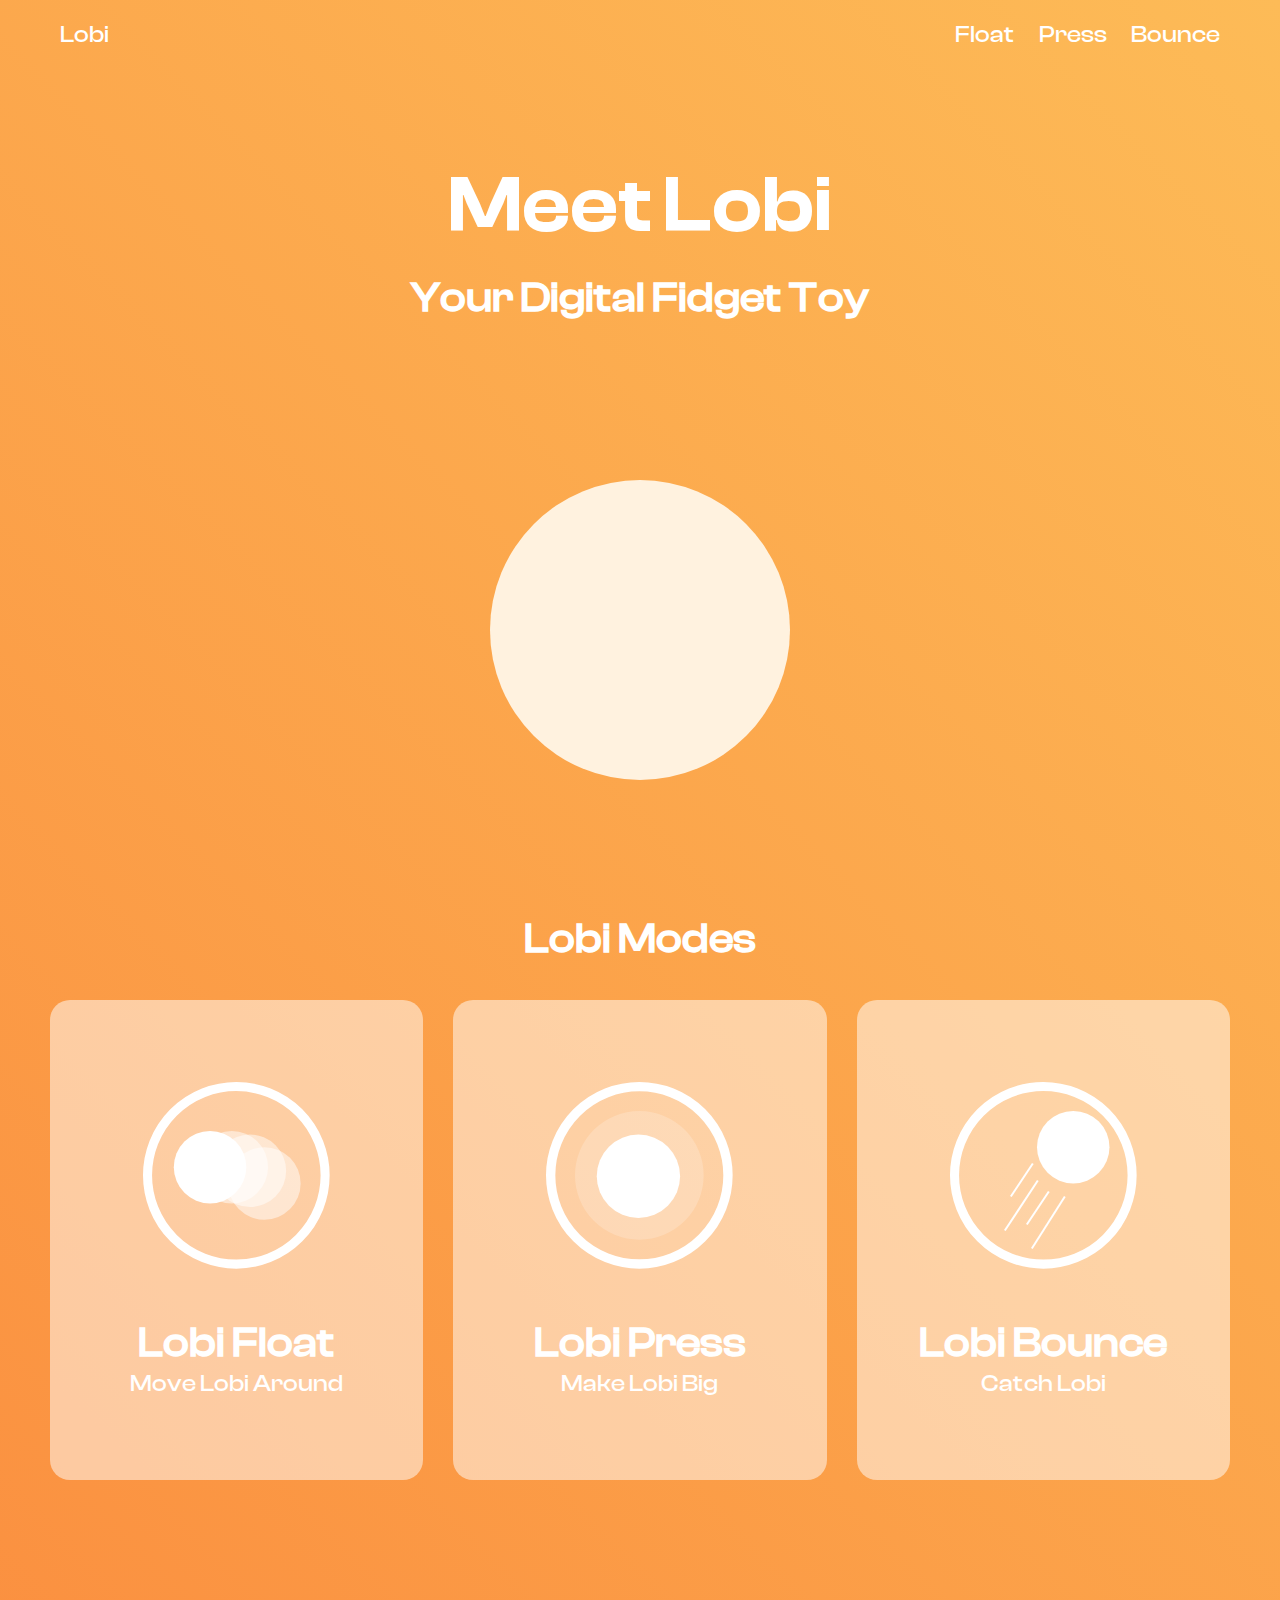
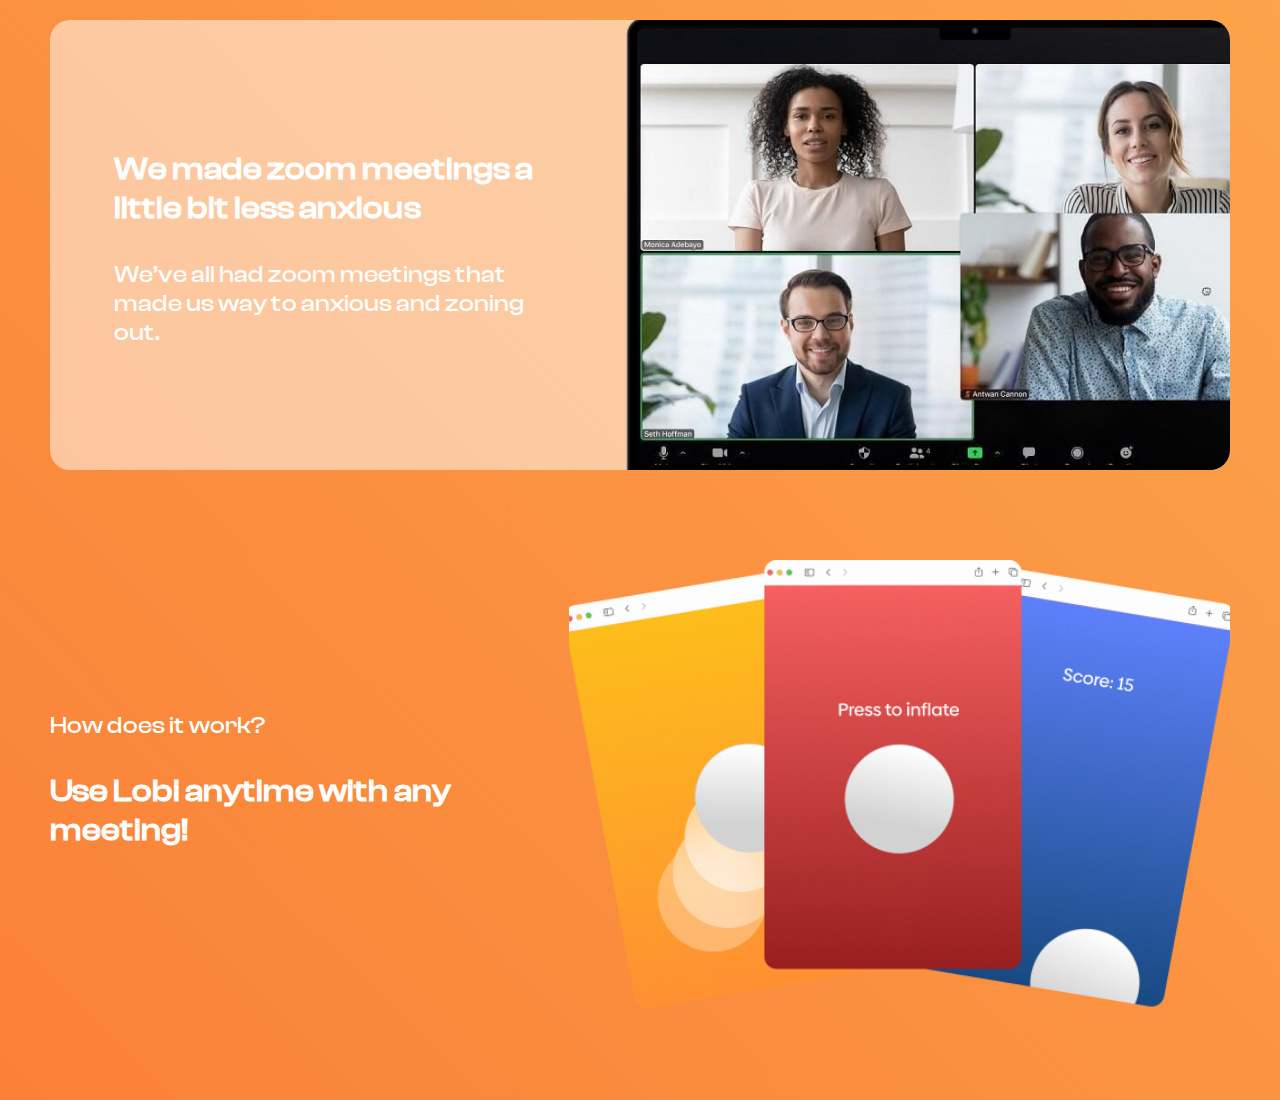
<file: index.html>
<html>
    <head>
        <title>Lobi</title>
        <meta property="description" content="A digital fidget game which has 3 modes for users to enjoy!">
        <link href="/assets/16.svg" rel="icon" type="image/svg+xml">
        <link href="/assets/touch.png"  rel="apple-touch-icon">
        <meta content="assets/Lobi-Home.png" property="og:image">
	    <meta content="Gradient Background with, a white background." property="og:image:alt">
        <meta charset="utf-8">
		<meta name="viewport" content="width=device-width, initial-scale=1">
		<link href="assets/style.css" rel="stylesheet">
		
    </head>


    <body>
        <div class="nav">
            <div class="nav-left">
                <a href="index.html">Lobi</a>
            </div>
            <div class="nav-right">
                <a href="game1.html">Float</a>
                <a href="game2.html">Press</a>
                <a href="game3.html">Bounce</a>
            </div>
        </div>

        <!--Hero Section-->
        <section class="Hero-section">
            <div class="title-div">
            <h1>Meet Lobi</h1>
            <h2>Your Digital Fidget Toy</h2>
            </div>
            <div class="Lobi">
            </div>
        </section>
        </br></br></br></br></br></br></br></br></br></br></br></br></br></br></br></br></br></br></br></br>
        <section class="Lobi-modes">
            <div class="title-div">
                <h2>Lobi Modes</h2>
            </div>
            <div class="Lobi-container">
            
            <div class="card">
                <a href="game1.html">
                <div class="card-content">
                    <svg width="187" height="187" viewBox="0 0 187 187" fill="none" xmlns="http://www.w3.org/2000/svg">
                        <circle cx="121.411" cy="101.478" r="36.2421" fill="white" fill-opacity="0.5"/>
                        <circle cx="88.7932" cy="85.1688" r="36.2421" fill="white" fill-opacity="0.5"/>
                        <circle cx="106.914" cy="88.7928" r="36.2421" fill="white" fill-opacity="0.5"/>
                        <circle cx="93.3233" cy="93.3233" r="88.793" stroke="white" stroke-width="9.06051"/>
                        <circle cx="67.0477" cy="85.1688" r="36.2421" fill="white"/>
                        </svg>
                    </a>
                </div>
        
                <div class="card-content">
                  <h2 class="card-title">Lobi Float</h2>
                  <p class="card-description">Move Lobi Around</p>
                </div>
              </div>
              <div class="card">
                <a href="game2.html">
                <div class="card-content">
                    <svg width="187" height="187" viewBox="0 0 187 187" fill="none" xmlns="http://www.w3.org/2000/svg">
                        <circle cx="93.3233" cy="93.3233" r="88.6571" stroke="white" stroke-width="9.33233"/>
                        <circle cx="92.4172" cy="94.2291" r="41.6784" fill="white"/>
                        <circle cx="93.3232" cy="93.3238" r="64.3297" fill="white" fill-opacity="0.2"/>
                        </svg>
                    </a>
                </div>
                <div class="card-content">
                  <h2 class="card-title">Lobi Press</h2>
                  <p class="card-description">Make Lobi Big</p>
                </div>
              </div>
              <div class="card">
                <a href="game3.html">
                <div class="card-content">
                    <svg width="187" height="187" viewBox="0 0 187 187" fill="none" xmlns="http://www.w3.org/2000/svg">
                        <circle cx="93.3233" cy="93.3233" r="88.793" stroke="white" stroke-width="9.06051"/>
                        <circle cx="123.242" cy="65.2421" r="36.2421" fill="white"/>
                        <line x1="82.8321" y1="81.5547" x2="60.8321" y2="114.555" stroke="white" stroke-width="2"/>
                        <line x1="98.8321" y1="109.555" x2="76.832" y2="142.555" stroke="white" stroke-width="2"/>
                        <line x1="87.8346" y1="98.5508" x2="54.8346" y2="148.551" stroke="white" stroke-width="2"/>
                        <line x1="114.844" y1="114.536" x2="81.8443" y2="166.536" stroke="white" stroke-width="2"/>
                        </svg>
                        
                    </a>
                </div>
            
                <div class="card-content">
                  <h2 class="card-title">Lobi Bounce</h2>
                  <p class="card-description">Catch Lobi</p>
                </div>
              </div>
            </div>
        </section>

        <section class="Description">
            <div class="description-container">
                <div class="Description-content">
                    <h3 class="Description-title">We made zoom meetings a little bit less anxious</h3>
                    <p class="Description-text">We’ve all had zoom meetings that made us way to anxious and zoning out. </p>
                </div>
                <div class="Description-image"></div>
            </div>
        </section>

        <section class="HowItWorks">
            <div class="HowItWorks-container">
                <div class="HowItWorks-content">
                    <p class="HowItWorks-text">How does it work? </p>
                    <h3 class="HowItWorks-title">Use Lobi anytime with any meeting!</h3>
                    
                </div>
                <div class="HowItWorks-image"></div>
            </div>
        </section>
    </body>
</html>
</file>
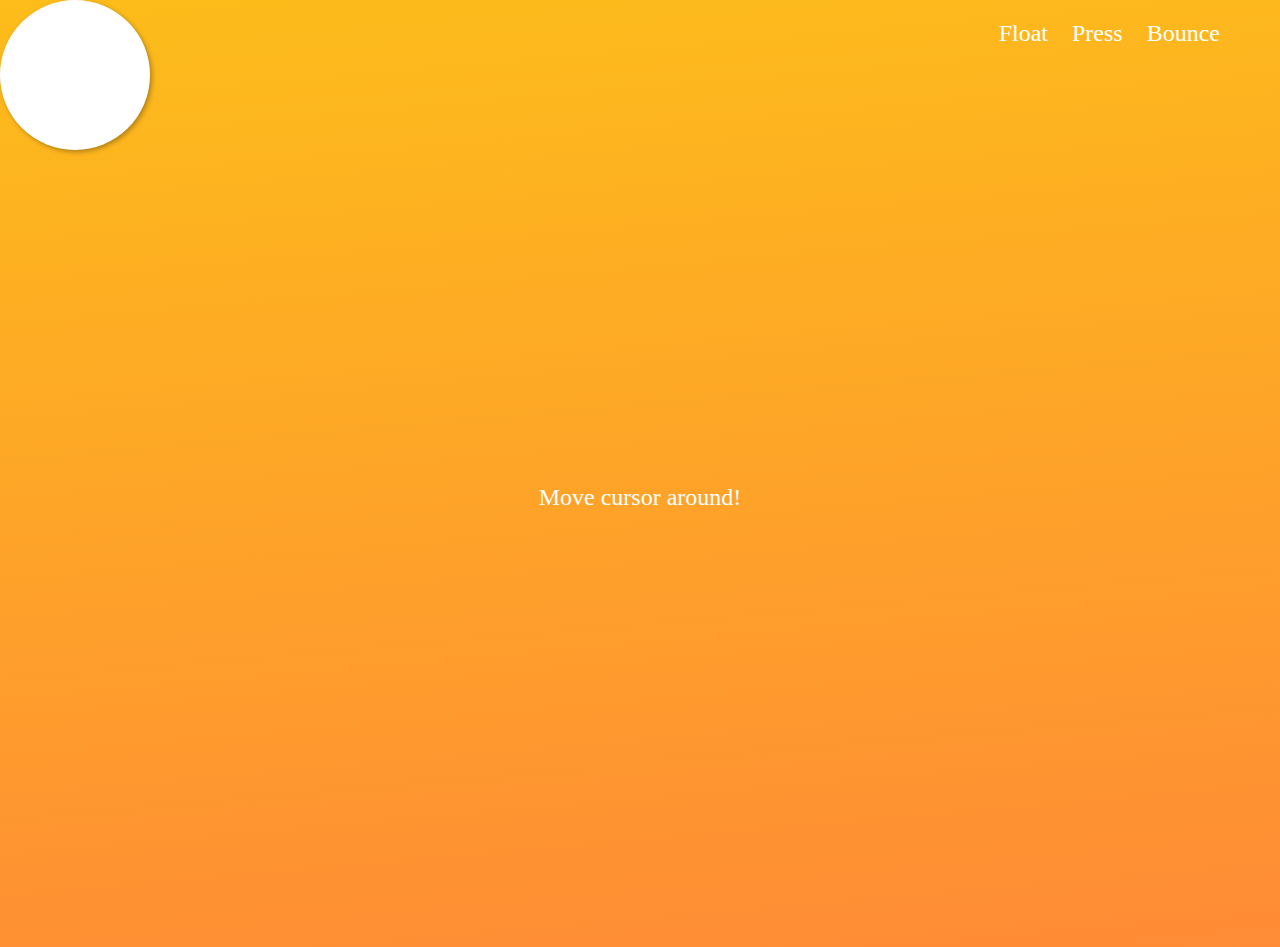
<file: game1.html>
<html>
    <head>
        <title>Float</title>
        <meta property="description" content="A digital fidget game which has 3 modes for users to enjoy!">
        <link href="/assets/16.svg" rel="icon" type="image/svg+xml">
        <link href="/assets/touch.png"  rel="apple-touch-icon">
        <meta content="assets/Lobi-Home.png" property="og:image">
	    <meta content="Gradient Background with, a white background." property="og:image:alt">
        <meta charset="utf-8">
        <meta name="viewport" content="width=device-width, initial-scale=1">
        <link href="assets/styleg1.css" rel="stylesheet">
       
    </head>

    <body>
        <div class="nav">
            <div class="nav-left">
                <a href="index.html">Lobi</a>
            </div>
            <div class="nav-right">
                <a href="game1.html">Float</a>
                <a href="game2.html">Press</a>
                <a href="game3.html">Bounce</a>
            </div>
        </div>
        <div id="circle"></div>
        <section class="container">
            
            <div class="Move">Move cursor around!</div>
            <script src="assets/scriptg1.js"></script>
        </section>
    </body>
</html>
</file>
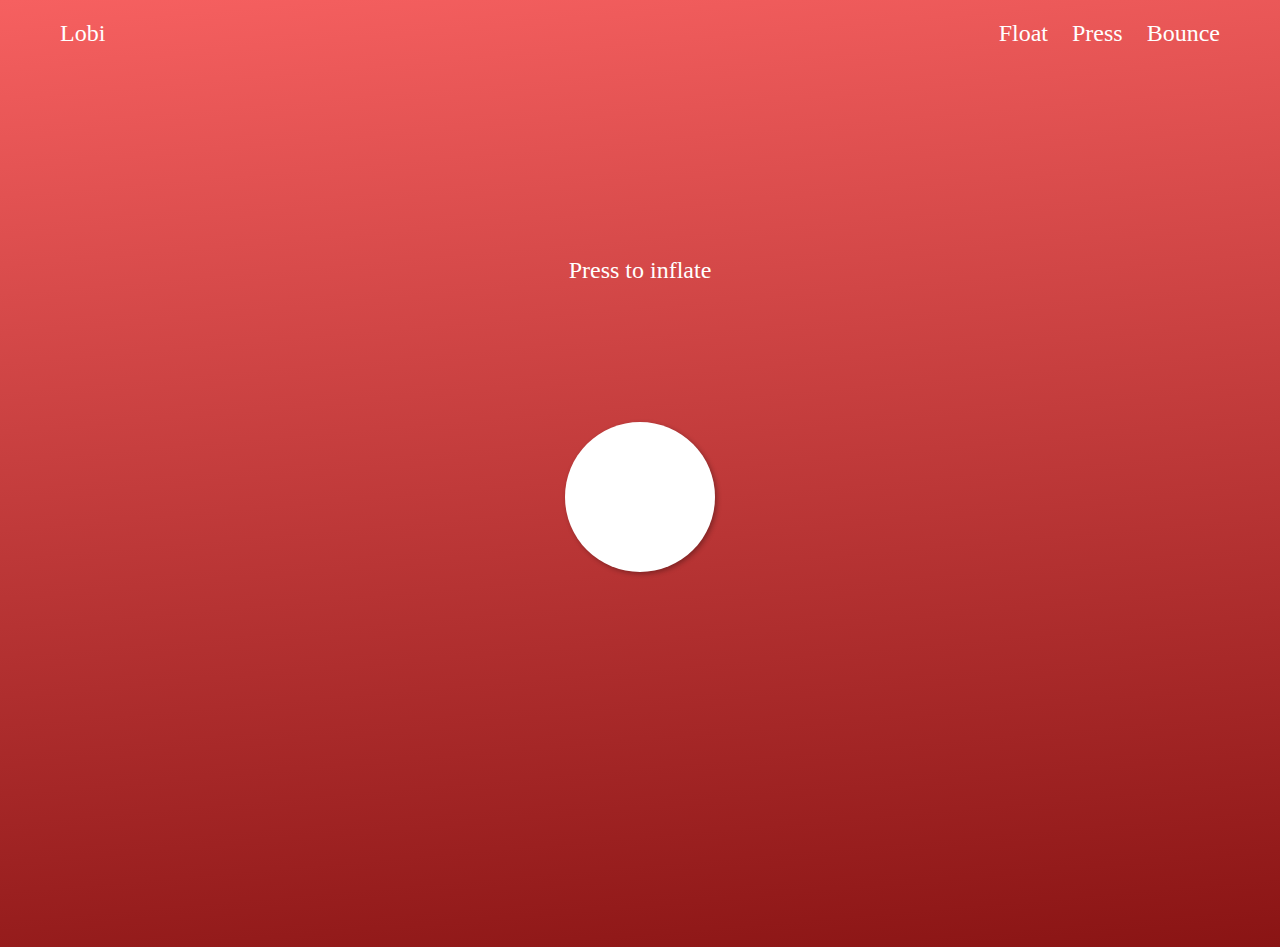
<file: game2.html>
<html>
    <head>
        <title>Press</title>
        <meta property="description" content="A digital fidget game which has 3 modes for users to enjoy!">
        <link href="/assets/16-g2.svg" rel="icon" type="image/svg+xml">
        <link href="/assets/touch.png"  rel="apple-touch-icon">
        <meta content="Game2.png" property="og:image">
	    <meta content="Gradient Background with, a white background." property="og:image:alt">
        <meta charset="utf-8">
        <meta name="viewport" content="width=device-width, initial-scale=1">
        <link href="assets/styleg2.css" rel="stylesheet">
        
       
    </head>

    <body>
        <div class="nav">
            <div class="nav-left">
                <a href="index.html">Lobi</a>
            </div>
            <div class="nav-right">
                <a href="game1.html">Float</a>
                <a href="game2.html">Press</a>
                <a href="game3.html">Bounce</a>
            </div>
        </div>
        <div class="inflate">Press to inflate</div>
        <section class="container">
            <a href="#" class="button" id="button"></a>
            <script src="assets/scriptg2.js"></script>
        </section>
            
    </body>
</html>
</file>
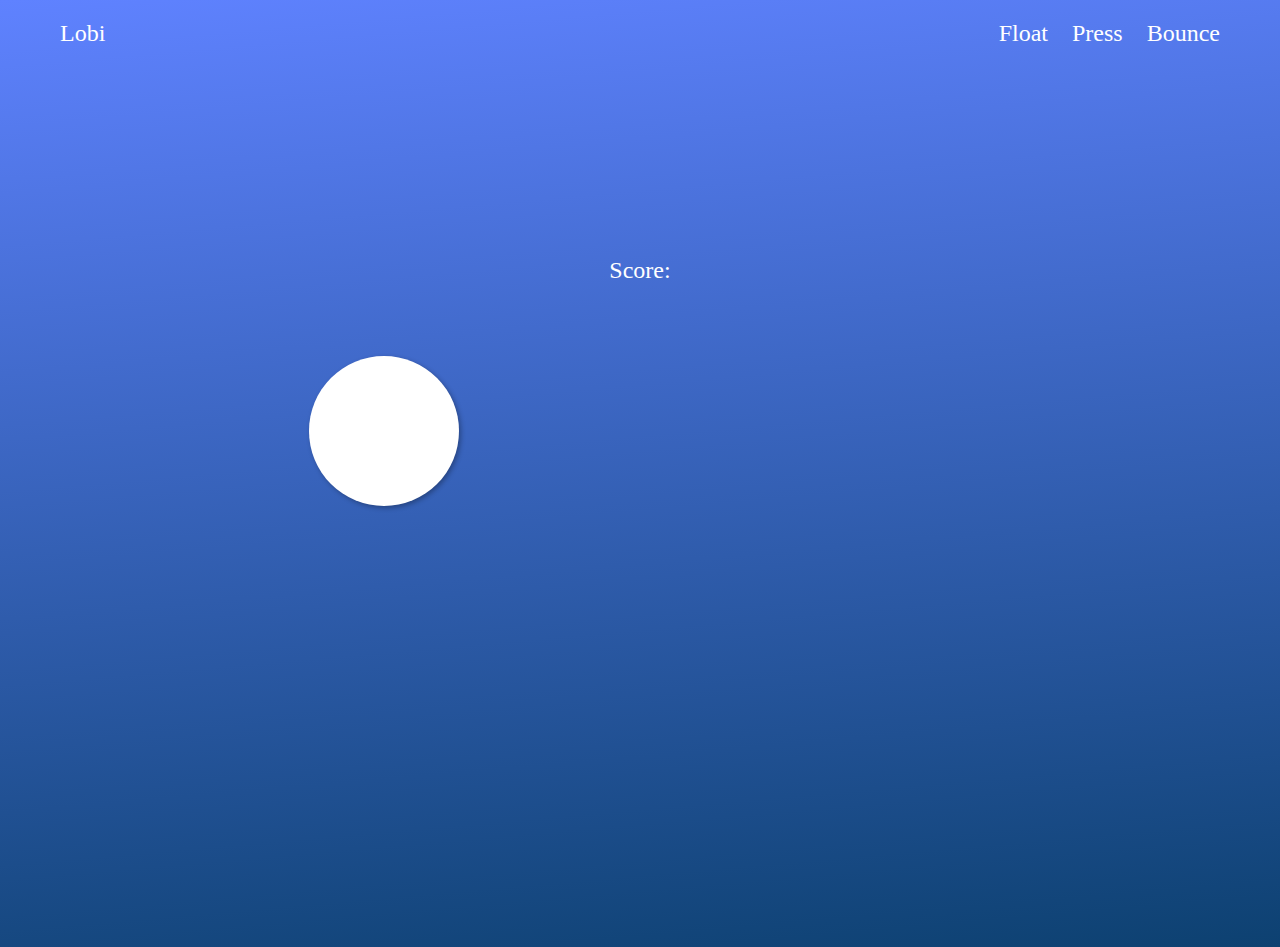
<file: game3.html>
<html>
    <head>
        <title>Bounce</title>
        <meta property="description" content="A digital fidget game which has 3 modes for users to enjoy!">
        <link href="/assets/16-g3.svg" rel="icon" type="image/svg+xml">
        <link href="/assets/touch.png"  rel="apple-touch-icon">
        <meta content="Game3.png" property="og:image">
	    <meta content="Gradient Background with, a white background." property="og:image:alt">
        <meta charset="utf-8">
        <meta name="viewport" content="width=device-width, initial-scale=1">
        <link href="assets/styleg3.css" rel="stylesheet">
    </head>

    <body>
        <div class="nav">
            <div class="nav-left">
                <a href="index.html">Lobi</a>
            </div>
            <div class="nav-right">
                <a href="game1.html">Float</a>
                <a href="game2.html">Press</a>
                <a href="game3.html">Bounce</a>
            </div>
        </div>
        <div class="score">Score: <span id="score"></span></div>
        <section class="container">
            <div id="circle"></div>
            <script src="assets/scriptg3.js"></script>
        </section>        
    </body>
</html>
</file>
<file: assets/style.css>
@font-face {
	font-family: 'ClashDisplay-Semibold';
	src: url('ClashDisplay-Semibold.ttf') format('truetype');
 }

 @font-face {
	font-family: 'ClashDisplay-Medium';
	src: url('ClashDisplay-Medium.ttf') format('truetype');
 }


 @import url('https://use.typekit.net/yub8uur.css');
 
 :root {
  --base: 16px;
  --header: 40px;
  --subheader: 28px;
  --subheader3: 24px;
  --lobiwidth: 200px;
  --cardsize: 250px;

}

@media screen and (min-width: 1000px)
{
  :root {
      --base: 24px;
      --header: 80px;
      --subheader: 42px;
      --subheader3: 32px;
      --lobiwidth: 300px;
      --cardsize: 400px;
  }
}


body {
	margin: 0;
	padding: 0;
  background: linear-gradient(45deg, #FA8138, #FDBB57);
  
}

/* Navigation Styles */
.nav {
  display: flex;
  flex-direction: row;
  justify-content: space-between;
  align-items: center;
  color: #fff;
  top: 0;
  left: 0;
  right: 0;
  margin-top: 20px;
  margin-left: 50px;
  margin-right: 50px;
}


.nav-left a, .nav-right a {
  margin: 0 10px;
  color: white;
  text-decoration: none;
  font-family:'ClashDisplay-Medium';
  font-size: var(--base);
}

.Hero-section {
  display: block;
}

.title-div {
  text-align: center;
}


h1 {
    padding-top: 6vh;
    font-family:'ClashDisplay-Semibold';
    font-size: var(--header);
    color: white;
}

h2 {
  
  font-family:'ClashDisplay-Medium';
  font-size: var(--subheader);
  color: white;
}

h3 {
  font-family:'ClashDisplay-Medium';
  font-size: var(--subheader3);
  color: white;
}

P {
  font-family:'ClashDisplay-Medium';
  font-size: var(--base);
  color: white;
}

@media (min-width: 1000px) {
  h2 {
      margin-top: -4vh;

  }
}

.Lobi {
  position: absolute;
  top: 50%;
  left: 50%;
  transform: translate(-50%, -50%);
  width: var(--lobiwidth);
  height: var(--lobiwidth);
  border-radius: 50%;
  background-color: rgb(255, 242, 223);
  animation-name: float;
  animation-duration: 2s;
  animation-iteration-count: infinite;
  animation-direction: alternate;
  animation-timing-function: ease-in-out;
  margin-top: 10vh;
}

@media (min-width: 1000px) {
  .Lobi {
      margin-top: 20vh;

  }
}

@keyframes float {
  from {
    transform: translate(-50%, -50%) translateY(0);
  }
  to {
    transform: translate(-50%, -50%) translateY(-40px);
  }
}

/* Card Content */

.Lobi-container {
    display: flex;
    flex-direction: column;
    justify-content: center;
    align-items: center;
    gap: 30px;
  
}

@media (min-width: 768px) {
  .Lobi-container {
    flex-direction: row;
}
}

.Lobi-modes {
  display: block;
  margin-top: 20vh;
  padding: 50px;
}

.card {
  display: flex;
  flex-direction: column;
  align-items: center;
  padding: 40px;
  background-color: rgba(255, 255, 255, 0.5);
  border-radius: 20px;
  width: var(--cardsize);
  height: var(--cardsize);
}

.card-title {

  padding-top: 0px;
  margin-bottom:0
  
}

@media (min-width: 768px) {
  .card-title {
    
    padding-top: 0px;
  }
}

.card-content {
  display: flex;
  flex-direction: column;
  justify-content: center;
  align-items: center;
  flex-grow: 1;
 
}

@media (max-width: 768px) {
  .card-content {
    width: 200px;
    height: 150px;
  }
}

.card-description {
  margin-top: 0;
  margin-bottom: 0;
}

/* Description */

.Description {
  padding-left: 25px;
  padding-right: 25px;
}

@media (min-width: 768px) {
  .Description {
    padding-left: 50px;
    padding-right: 50px;
  }
}

.description-container {
  display: flex;
  flex-direction: column;
  align-items: center;
  background-color: rgba(255, 255, 255, 0.5);
  border-radius: 20px;
  margin-left: auto;
  margin-right: auto;
  margin-top: 5vh;
  margin-bottom: 10vh;
}

@media (min-width: 768px) {
  .description-container {
    flex-direction: row;
    margin-top: 10vh;
  }
}


.Description-title {
  width: 70vw;
  padding-left: 5vw;
  padding-top: 10px;
}

@media (min-width: 768px) {
  .Description-title {
    width: 35vw;
    padding-top: 0;
  }
}

.Description-text {
  width: 70vw;
  padding-left: 5vw;
}

@media (min-width: 768px) {
  .Description-text {
    width: 35vw;
  }
}

.Description-image {
  background-image: url('Macbook-Zoom.png');
  background-size: cover;
  background-position: center;
  height: 170px;
  width: 300px;
  padding-top: 50px;
  padding-left: 25px;
  border-bottom-right-radius: 20px;
}

@media (min-width: 768px) and (max-width: 1100px){
  .Description-image {
    height: 250px;
    width: 350px;
    padding-left: 200px;
    padding-right: 50px;
    border-bottom-right-radius: 20px;
    border-top-right-radius: 20px;
  }
}

@media (min-width: 1100px) {
  .Description-image {
    height: 400px;
    width: 600px;
    padding-left: 200px;
    padding-right: 50px;
    border-bottom-right-radius: 20px;
    border-top-right-radius: 20px;
  }
}

/* How it works */

.HowitWorks {
  padding-left: 25px;
  padding-right: 25px;
}

@media (min-width: 1100px) {
  .HowitWorks {
    padding-left: 50px;
    padding-right: 50px;
  }
}

.HowItWorks-container {
  display: flex;
  flex-direction: column;
  justify-content: space-between;
  align-items: center;
  margin-left: auto;
  margin-right: auto;
  margin-top: 5vh;
  margin-bottom: 10vh;
}

@media (min-width: 768px) {
  .HowItWorks-container {
    flex-direction: row;
    margin-top: 10vh;
    margin-bottom: 10vh;
  }
}

.HowItWorks-image {
  background-image: url('HowItWorks.png');
  border-radius: 20px;
  background-size: cover;
  background-position: center;
  height: 170px;
  width: 300px;
  padding-top: 50px;
  padding-left: 25px;

}

@media (min-width: 768px) and (max-width: 1100px){
  .HowItWorks-image {
    height: 300px;
    width: 300px;
    padding-left: 200px;
    padding-right: 50px;
  }
}

@media (min-width: 1100px) {
  .HowItWorks-image {
    height: 400px;
    width: 430px;
    padding-left: 200px;
    padding-right: 50px;
  }
}
</file>
<file: assets/styleg1.css>
:root {
    --base: 16px;
    --header: 40px;
    --subheader: 28px;
    --subheader3: 24px;
    --lobiwidth: 200px;
    --cardsize: 250px;
  
  }
  
  @media screen and (min-width: 1000px)
  {
    :root {
        --base: 24px;
        --header: 80px;
        --subheader: 42px;
        --subheader3: 32px;
        --lobiwidth: 300px;
        --cardsize: 400px;
    }
  }
  
html, body {
    margin: 0;
    padding: 0;
}


body {
    background: linear-gradient(-5deg, #FF8B36, #FDBD1A);
   
}

#circle {
  position: absolute;
  width: 150px;
  height: 150px;
  border-radius: 50%;
  background-color: white;
  box-shadow: 2px 2px 5px rgba(0, 0, 0, 0.3);
  pointer-events: none;
}

.nav {
    display: flex;
    flex-direction: row;
    justify-content: space-between;
    align-items: center;
    color: #fff;
    top: 0;
    left: 0;
    right: 0;
    margin-top: 20px;
    margin-left: 50px;
    margin-right: 50px;
  }
  
  
  .nav-left a, .nav-right a {
    margin: 0 10px;
    color: white;
    text-decoration: none;
    font-family:'ClashDisplay-Medium';
    font-size: var(--base);
  }

.button {
    width: 150px;
    height: 150px;
    border-radius: 50%;
    background-color: white;
    box-shadow: 2px 2px 5px rgba(0, 0, 0, 0.3);
    position: absolute; 
    top: 50%; 
    left: 50%;
    transform: translate(-50%, -50%);
}

.container {
    position: relative;
    width: 100%;
    height: 100vh;
    display: flex;
    justify-content: center;
    align-items: center;
}

.Move {
  color: #fff;
  font-size: 24px;
  font-family: 'ClashDisplay-Medium';
}
</file>
<file: assets/styleg2.css>
:root {
  --base: 16px;
  --header: 40px;
  --subheader: 28px;
  --subheader3: 24px;
  --lobiwidth: 200px;
  --cardsize: 250px;

}

@media screen and (min-width: 1000px)
{
  :root {
      --base: 24px;
      --header: 80px;
      --subheader: 42px;
      --subheader3: 32px;
      --lobiwidth: 300px;
      --cardsize: 400px;
  }
}

html, body {
    margin: 0;
    padding: 0;
}


body {
    background: linear-gradient(-5deg, #8A1414, #F66060);
}

.container {
    position: relative;
    width: 100%;
    height: 100vh;
    display: flex;
    justify-content: center;
    align-items: center;
}

.nav {
    display: flex;
    flex-direction: row;
    justify-content: space-between;
    align-items: center;
    color: #fff;
    top: 0;
    left: 0;
    right: 0;
    margin-top: 20px;
    margin-left: 50px;
    margin-right: 50px;
  }
  
  
  .nav-left a, .nav-right a {
    margin: 0 10px;
    color: white;
    text-decoration: none;
    font-family:'ClashDisplay-Medium';
    font-size: var(--base);
  }

.button {
    width: 150px;
    height: 150px;
    border-radius: 50%;
    background-color: white;
    box-shadow: 2px 2px 5px rgba(0, 0, 0, 0.3);
    cursor: pointer;
    transition: transform 3s ease-out;
}

.inflate {
  position: absolute;
  top: 30%;
  left: 50%;
  transform: translate(-50%, -50%);
  color: #fff;
  font-size: 24px;
  font-family: 'ClashDisplay-Medium';
}


h1, h2 {
    text-align: center;
  }
h1{
    padding-top: 10vh;
    font-size: 28px;
}
</file>
<file: assets/styleg3.css>
:root {
    --base: 16px;
    --header: 40px;
    --subheader: 28px;
    --subheader3: 24px;
    --lobiwidth: 200px;
    --cardsize: 250px;
  
  }
  
  @media screen and (min-width: 1000px)
  {
    :root {
        --base: 24px;
        --header: 80px;
        --subheader: 42px;
        --subheader3: 32px;
        --lobiwidth: 300px;
        --cardsize: 400px;
    }
  }

html, body {
    margin: 0;
    padding: 0;
}


body {
    background: linear-gradient(-5deg, #0D4171, #5F82FF);
}

.container {
    position: relative;
    width: 100%;
    height: 100vh;
    display: flex;
    justify-content: center;
    align-items: center;
}

.nav {
    display: flex;
    flex-direction: row;
    justify-content: space-between;
    align-items: center;
    color: #fff;
    top: 0;
    left: 0;
    right: 0;
    margin-top: 20px;
    margin-left: 50px;
    margin-right: 50px;
  }
  
  
  .nav-left a, .nav-right a {
    margin: 0 10px;
    color: white;
    text-decoration: none;
    font-family:'ClashDisplay-Medium';
    font-size: var(--base);
  }

#circle {
    width: 150px;
    height: 150px;
    border-radius: 50%;
    background-color: white;
    position: absolute;
    box-shadow: 2px 2px 5px rgba(0, 0, 0, 0.3);
    
}



h1, h2 {
    text-align: center;
  }
h1{
    padding-top: 10vh;
    font-size: 28px;
}

.score {
    position: absolute;
    top: 30%;
    left: 50%;
    transform: translate(-50%, -50%);
    color: #fff;
    font-size: 24px;
    font-family: 'ClashDisplay-Medium';
  }
</file>
